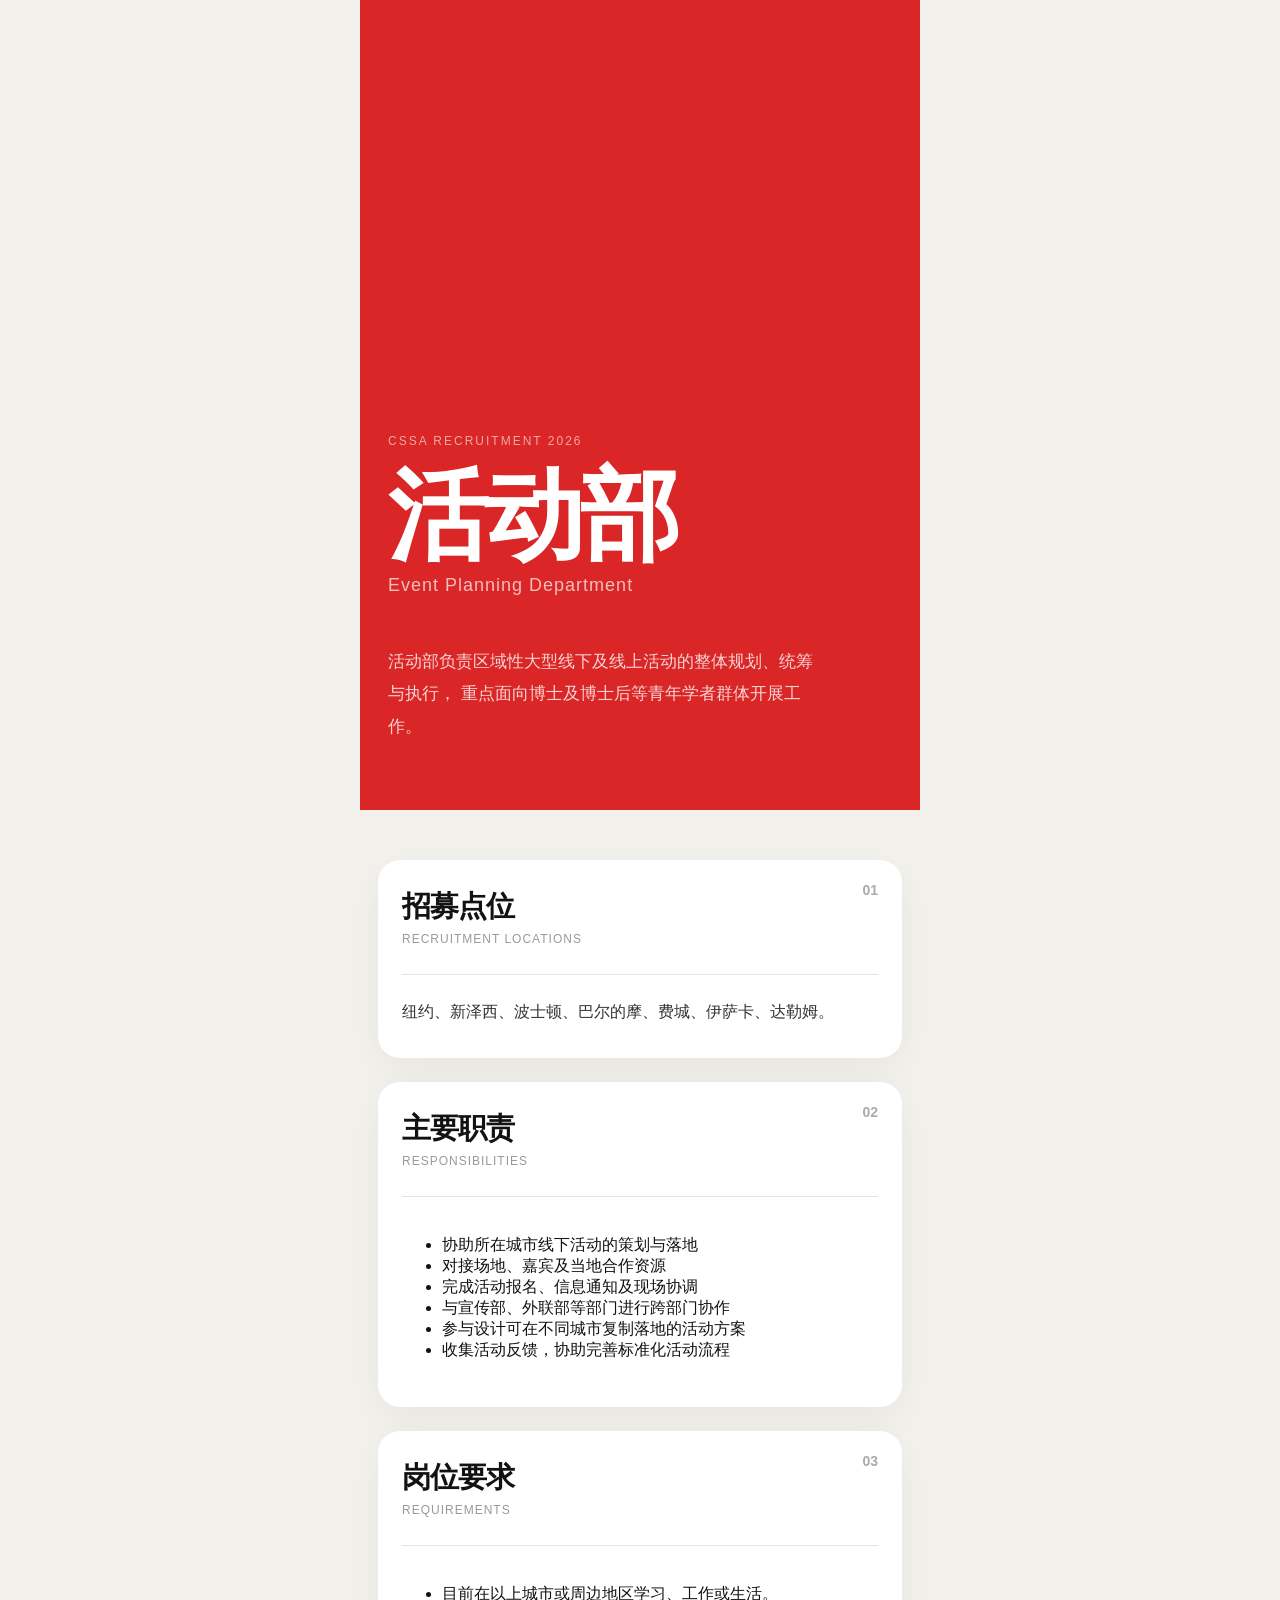
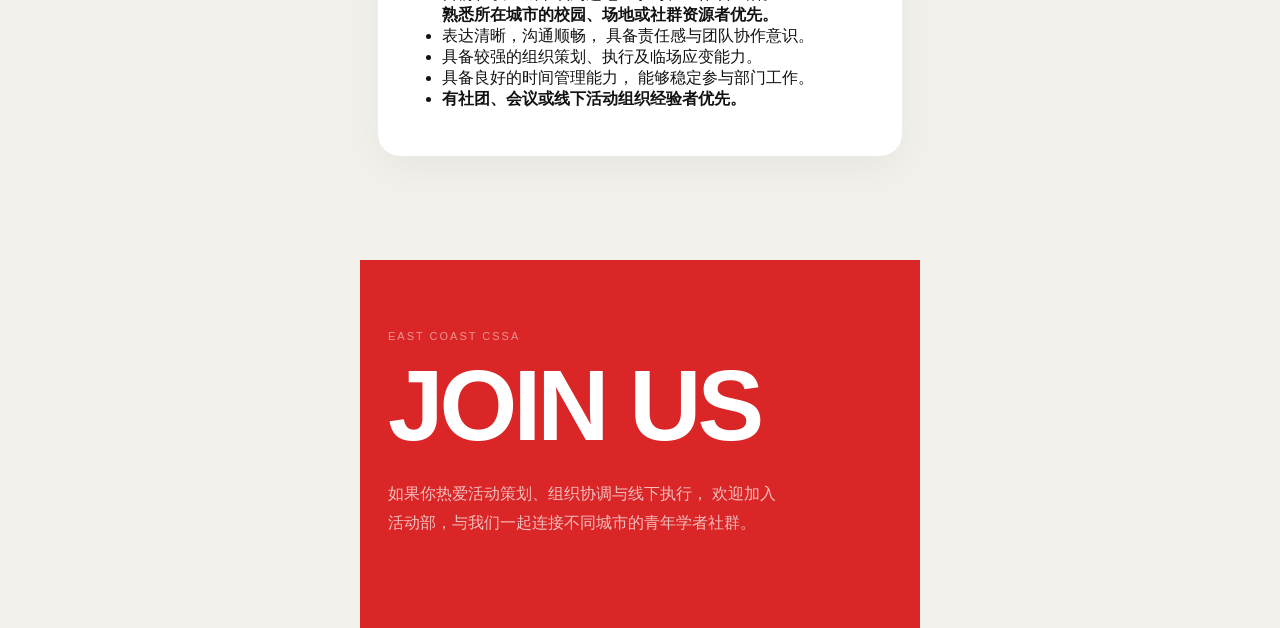
<file: ep/index.html>
<!DOCTYPE html>
<html lang="zh-CN">
<head>
  <meta charset="UTF-8">
  <meta name="viewport" content="width=device-width, initial-scale=1.0">

  <title>活动部招新 | CSSA</title>

  <link rel="stylesheet" href="style.css">
</head>

<body>

  <main class="page">

    <!-- HERO -->
    <section class="hero">

      <p class="eyebrow">CSSA RECRUITMENT 2026</p>

      <h1>活动部</h1>

      <h2>Event Planning Department</h2>

      <p class="intro">
        活动部负责区域性大型线下及线上活动的整体规划、统筹与执行，
        重点面向博士及博士后等青年学者群体开展工作。
      </p>

    </section>


    <!-- CONTENT -->
    <section class="groups">


      <!-- 01 招募点位 -->
      <article class="card">

        <div class="card-number">01</div>

        <h3>招募点位</h3>

        <p class="english-title">
          Recruitment Locations
        </p>

        <div class="content-block">

          <p>
            纽约、新泽西、波士顿、巴尔的摩、费城、伊萨卡、达勒姆。
          </p>

        </div>

      </article>



      <!-- 02 主要职责 -->
      <article class="card">

        <div class="card-number">02</div>

        <h3>主要职责</h3>

        <p class="english-title">
          Responsibilities
        </p>


        <div class="content-block">

          <ul class="responsibility-list">

            <li>
              协助所在城市线下活动的策划与落地
            </li>

            <li>
              对接场地、嘉宾及当地合作资源
            </li>

            <li>
              完成活动报名、信息通知及现场协调
            </li>

            <li>
              与宣传部、外联部等部门进行跨部门协作
            </li>

            <li>
              参与设计可在不同城市复制落地的活动方案
            </li>

            <li>
              收集活动反馈，协助完善标准化活动流程
            </li>

          </ul>

        </div>

      </article>



      <!-- 03 岗位要求 -->
      <article class="card">

        <div class="card-number">03</div>

        <h3>岗位要求</h3>

        <p class="english-title">
          Requirements
        </p>


        <div class="content-block">

          <ul class="responsibility-list">

            <li>
              目前在以上城市或周边地区学习、工作或生活。
              <br>
              <strong>
                熟悉所在城市的校园、场地或社群资源者优先。
              </strong>
            </li>

            <li>
              表达清晰，沟通顺畅，
              具备责任感与团队协作意识。
            </li>

            <li>
              具备较强的组织策划、执行及临场应变能力。
            </li>

            <li>
              具备良好的时间管理能力，
              能够稳定参与部门工作。
            </li>

            <li>
              <strong>
                有社团、会议或线下活动组织经验者优先。
              </strong>
            </li>

          </ul>

        </div>

      </article>


    </section>



    <!-- FOOTER -->
    <section class="footer">

      <p class="footer-small">
        EAST COAST CSSA
      </p>

      <h2>JOIN US</h2>

      <p>
        如果你热爱活动策划、组织协调与线下执行，
        欢迎加入活动部，与我们一起连接不同城市的青年学者社群。
      </p>

    </section>


  </main>

</body>
</html>
</file>
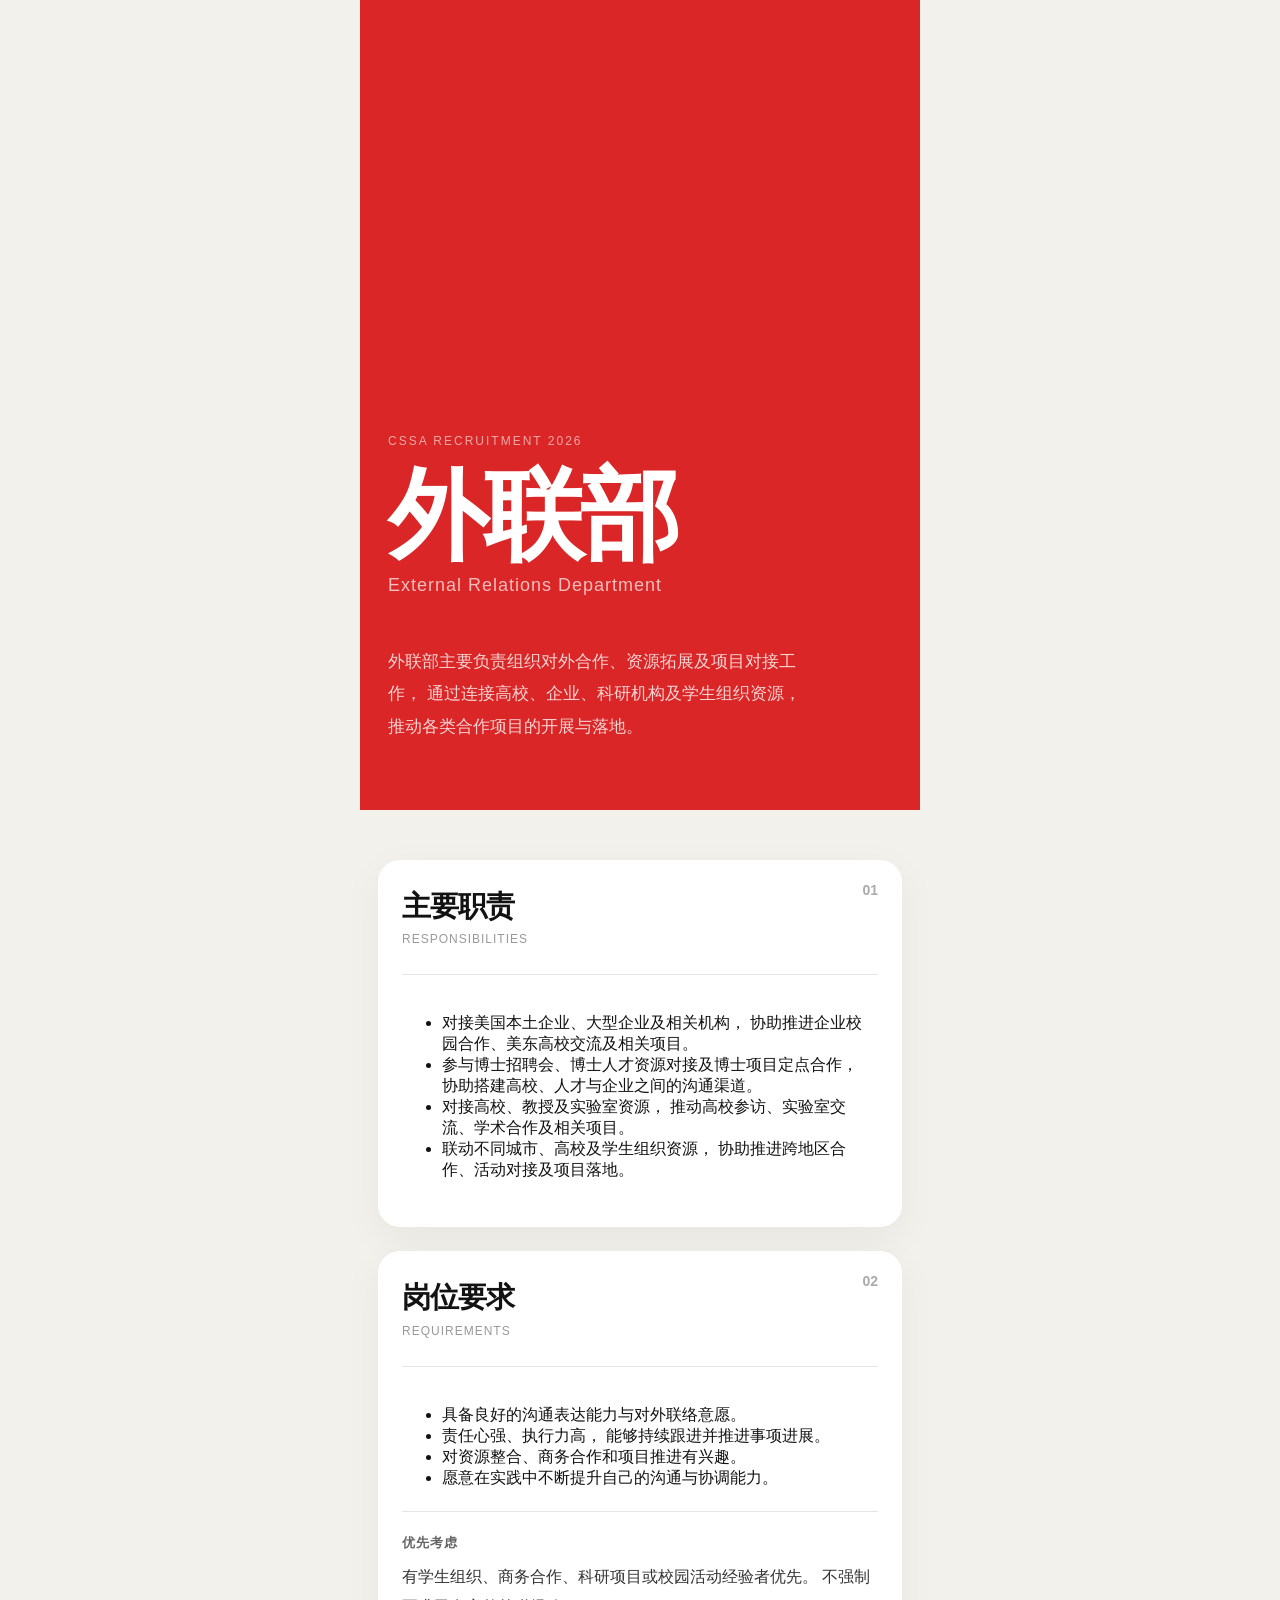
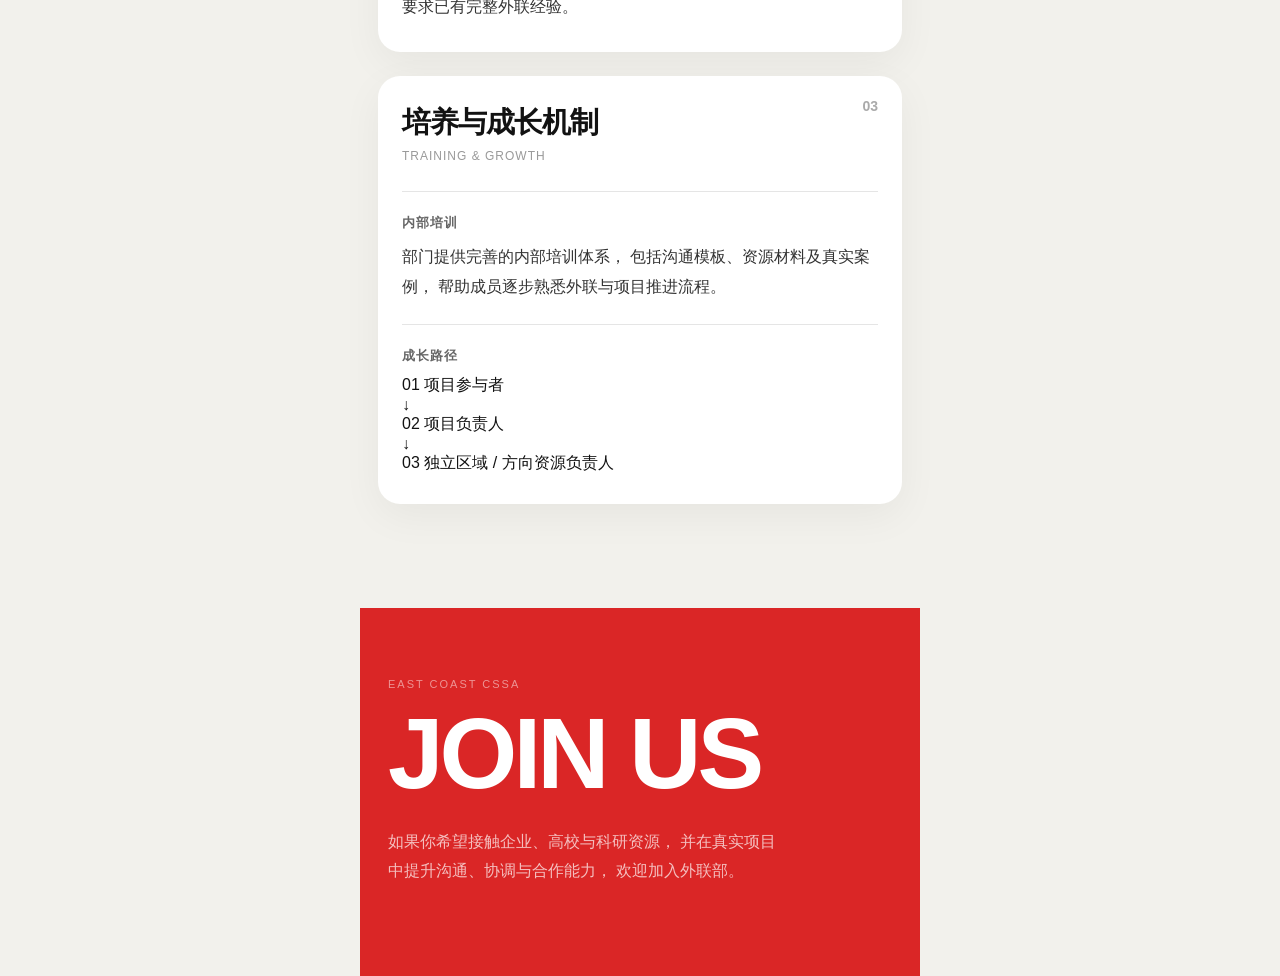
<file: er/index.html>
<!DOCTYPE html>
<html lang="zh-CN">
<head>
  <meta charset="UTF-8">
  <meta name="viewport" content="width=device-width, initial-scale=1.0">

  <title>外联部招新 | CSSA</title>

  <link rel="stylesheet" href="style.css">
</head>

<body>

  <main class="page">

    <!-- HERO -->
    <section class="hero">

      <p class="eyebrow">CSSA RECRUITMENT 2026</p>

      <h1>外联部</h1>

      <h2>External Relations Department</h2>

      <p class="intro">
        外联部主要负责组织对外合作、资源拓展及项目对接工作，
        通过连接高校、企业、科研机构及学生组织资源，
        推动各类合作项目的开展与落地。
      </p>

    </section>


    <!-- CONTENT -->
    <section class="groups">


      <!-- 01 主要职责 -->
      <article class="card">

        <div class="card-number">01</div>

        <h3>主要职责</h3>

        <p class="english-title">
          Responsibilities
        </p>

        <div class="content-block">

          <ul class="responsibility-list">

            <li>
              对接美国本土企业、大型企业及相关机构，
              协助推进企业校园合作、美东高校交流及相关项目。
            </li>

            <li>
              参与博士招聘会、博士人才资源对接及博士项目定点合作，
              协助搭建高校、人才与企业之间的沟通渠道。
            </li>

            <li>
              对接高校、教授及实验室资源，
              推动高校参访、实验室交流、学术合作及相关项目。
            </li>

            <li>
              联动不同城市、高校及学生组织资源，
              协助推进跨地区合作、活动对接及项目落地。
            </li>

          </ul>

        </div>

      </article>



      <!-- 02 岗位要求 -->
      <article class="card">

        <div class="card-number">02</div>

        <h3>岗位要求</h3>

        <p class="english-title">
          Requirements
        </p>

        <div class="content-block">

          <ul class="responsibility-list">

            <li>
              具备良好的沟通表达能力与对外联络意愿。
            </li>

            <li>
              责任心强、执行力高，
              能够持续跟进并推进事项进展。
            </li>

            <li>
              对资源整合、商务合作和项目推进有兴趣。
            </li>

            <li>
              愿意在实践中不断提升自己的沟通与协调能力。
            </li>

          </ul>

        </div>

        <div class="content-block">

          <h4>优先考虑</h4>

          <p>
            有学生组织、商务合作、科研项目或校园活动经验者优先。
            不强制要求已有完整外联经验。
          </p>

        </div>

      </article>



      <!-- 03 培养机制 -->
      <article class="card">

        <div class="card-number">03</div>

        <h3>培养与成长机制</h3>

        <p class="english-title">
          Training & Growth
        </p>

        <div class="content-block">

          <h4>内部培训</h4>

          <p>
            部门提供完善的内部培训体系，
            包括沟通模板、资源材料及真实案例，
            帮助成员逐步熟悉外联与项目推进流程。
          </p>

        </div>

        <div class="content-block">

          <h4>成长路径</h4>

          <div class="growth-path">

            <div class="growth-step">
              <span class="step-number">01</span>
              <span>项目参与者</span>
            </div>

            <div class="growth-arrow">↓</div>

            <div class="growth-step">
              <span class="step-number">02</span>
              <span>项目负责人</span>
            </div>

            <div class="growth-arrow">↓</div>

            <div class="growth-step">
              <span class="step-number">03</span>
              <span>独立区域 / 方向资源负责人</span>
            </div>

          </div>

        </div>

      </article>


    </section>



    <!-- FOOTER -->
    <section class="footer">

      <p class="footer-small">
        EAST COAST CSSA
      </p>

      <h2>JOIN US</h2>

      <p>
        如果你希望接触企业、高校与科研资源，
        并在真实项目中提升沟通、协调与合作能力，
        欢迎加入外联部。
      </p>

    </section>


  </main>

</body>
</html>
</file>
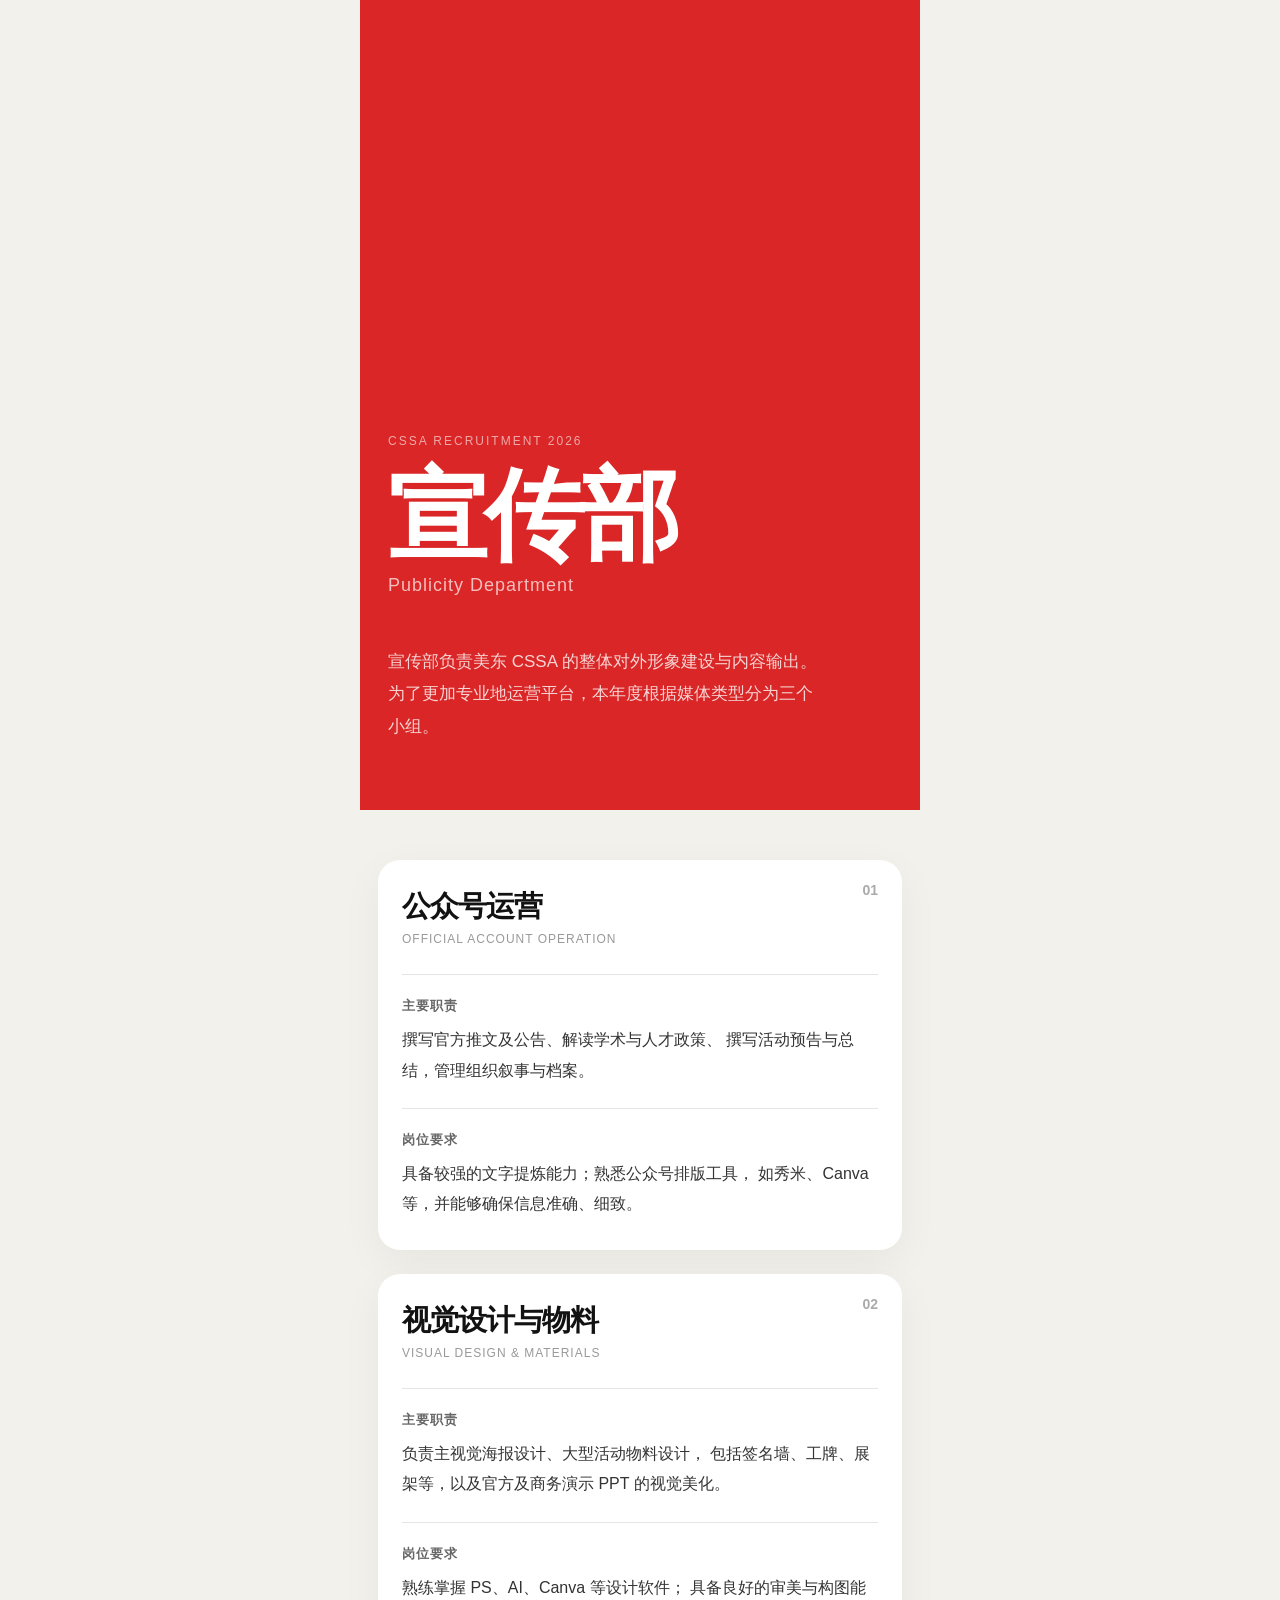
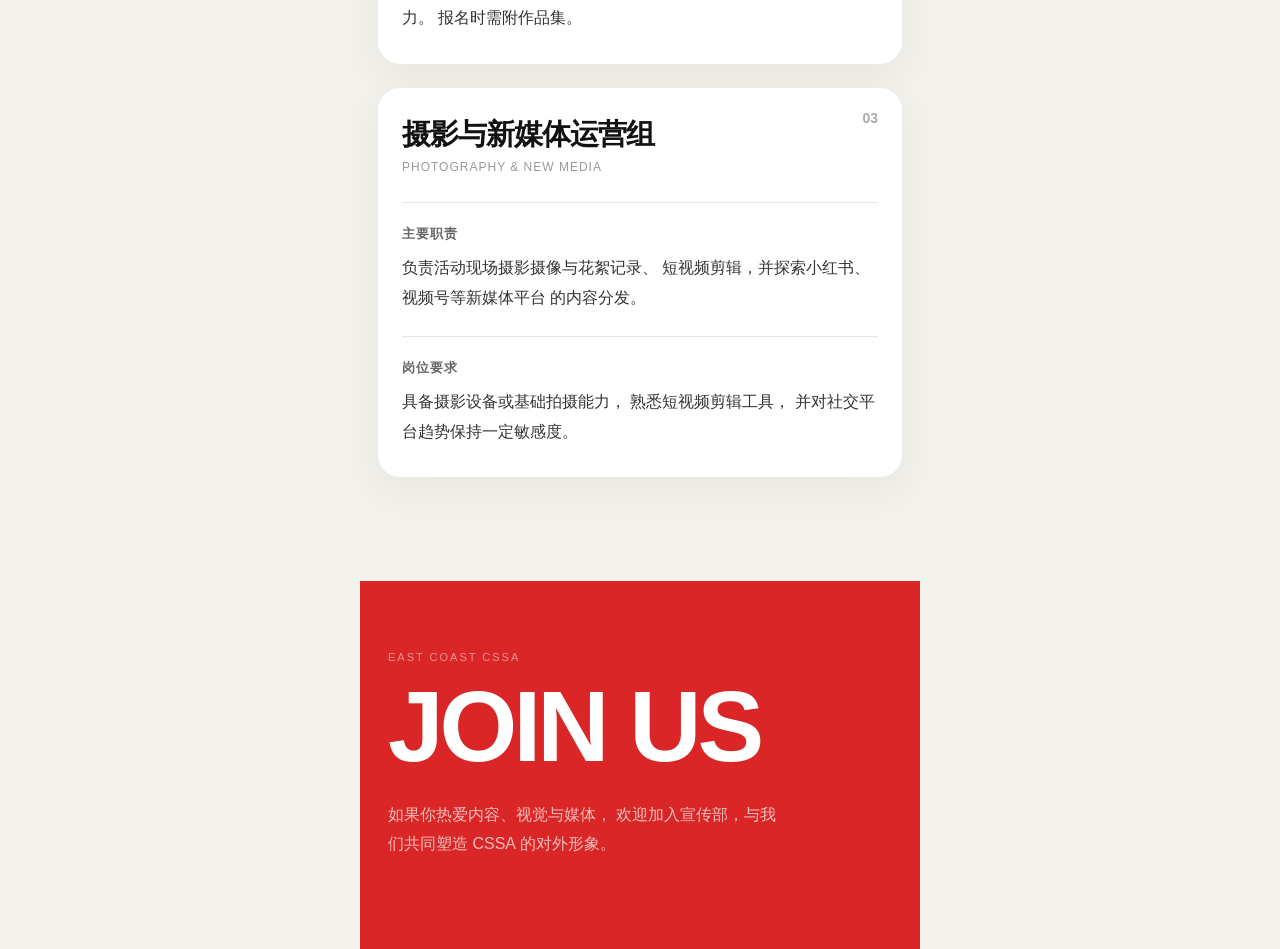
<file: pd/index.html>
<!DOCTYPE html>
<html lang="zh-CN">
<head>
  <meta charset="UTF-8">
  <meta name="viewport" content="width=device-width, initial-scale=1.0">
  <title>宣传部招新 | CSSA</title>
  <link rel="stylesheet" href="style.css">
</head>

<body>

  <main class="page">

    <section class="hero">
      <p class="eyebrow">CSSA RECRUITMENT 2026</p>
      <h1>宣传部</h1>
      <h2>Publicity Department</h2>

      <p class="intro">
        宣传部负责美东 CSSA 的整体对外形象建设与内容输出。
        为了更加专业地运营平台，本年度根据媒体类型分为三个小组。
      </p>
    </section>


    <section class="groups">

      <!-- 01 -->
      <article class="card">
        <div class="card-number">01</div>

        <h3>公众号运营</h3>
        <p class="english-title">Official Account Operation</p>

        <div class="content-block">
          <h4>主要职责</h4>
          <p>
            撰写官方推文及公告、解读学术与人才政策、
            撰写活动预告与总结，管理组织叙事与档案。
          </p>
        </div>

        <div class="content-block">
          <h4>岗位要求</h4>
          <p>
            具备较强的文字提炼能力；熟悉公众号排版工具，
            如秀米、Canva 等，并能够确保信息准确、细致。
          </p>
        </div>
      </article>


      <!-- 02 -->
      <article class="card">
        <div class="card-number">02</div>

        <h3>视觉设计与物料</h3>
        <p class="english-title">Visual Design & Materials</p>

        <div class="content-block">
          <h4>主要职责</h4>
          <p>
            负责主视觉海报设计、大型活动物料设计，
            包括签名墙、工牌、展架等，以及官方及商务演示
            PPT 的视觉美化。
          </p>
        </div>

        <div class="content-block">
          <h4>岗位要求</h4>
          <p>
            熟练掌握 PS、AI、Canva 等设计软件；
            具备良好的审美与构图能力。
            报名时需附作品集。
          </p>
        </div>
      </article>


      <!-- 03 -->
      <article class="card">
        <div class="card-number">03</div>

        <h3>摄影与新媒体运营组</h3>
        <p class="english-title">Photography & New Media</p>

        <div class="content-block">
          <h4>主要职责</h4>
          <p>
            负责活动现场摄影摄像与花絮记录、
            短视频剪辑，并探索小红书、视频号等新媒体平台
            的内容分发。
          </p>
        </div>

        <div class="content-block">
          <h4>岗位要求</h4>
          <p>
            具备摄影设备或基础拍摄能力，
            熟悉短视频剪辑工具，
            并对社交平台趋势保持一定敏感度。
          </p>
        </div>
      </article>

    </section>


    <section class="footer">
      <p class="footer-small">EAST COAST CSSA</p>
      <h2>JOIN US</h2>
      <p>
        如果你热爱内容、视觉与媒体，
        欢迎加入宣传部，与我们共同塑造 CSSA 的对外形象。
      </p>
    </section>

  </main>

</body>
</html>
</file>
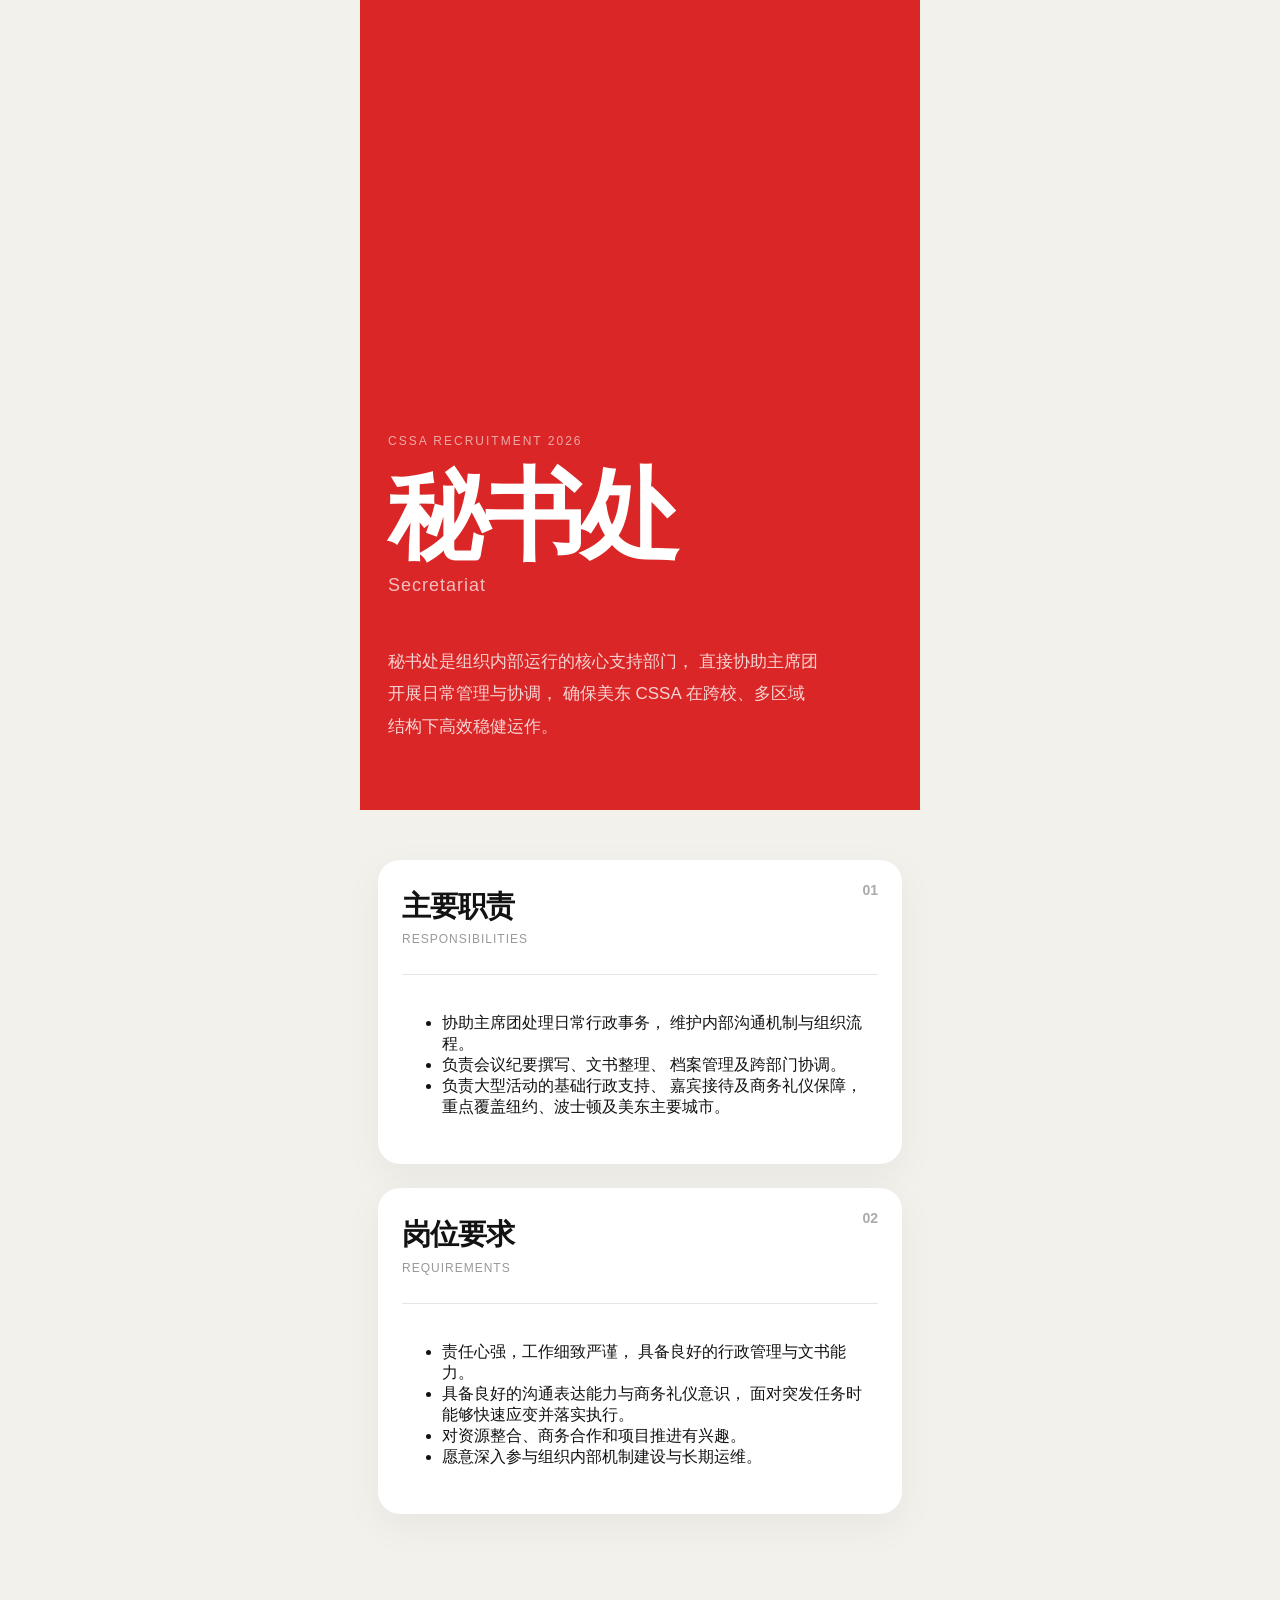
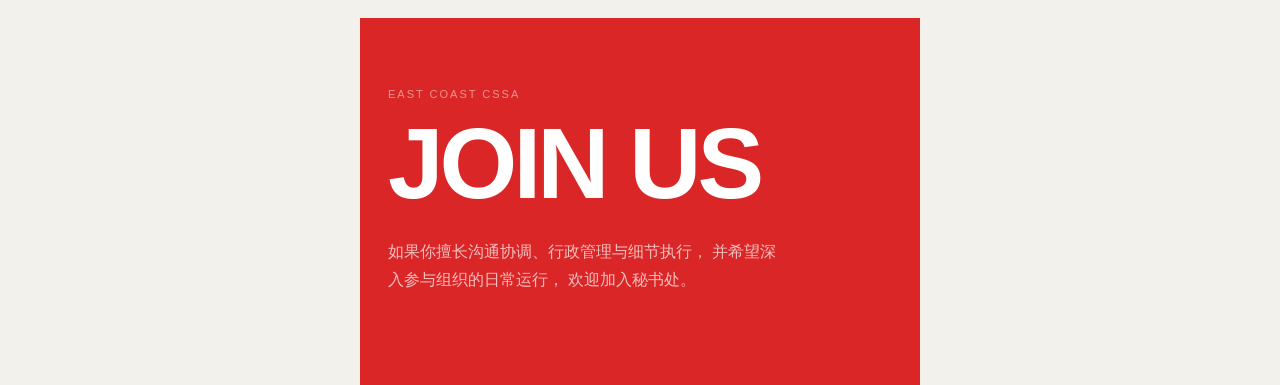
<file: secretariat/index.html>
<!DOCTYPE html>
<html lang="zh-CN">
<head>
  <meta charset="UTF-8">
  <meta name="viewport" content="width=device-width, initial-scale=1.0">

  <title>秘书处招新 | CSSA</title>

  <link rel="stylesheet" href="style.css">
</head>

<body>

  <main class="page">

    <!-- HERO -->
    <section class="hero">

      <p class="eyebrow">CSSA RECRUITMENT 2026</p>

      <h1>秘书处</h1>

      <h2>Secretariat</h2>

      <p class="intro">
        秘书处是组织内部运行的核心支持部门，
        直接协助主席团开展日常管理与协调，
        确保美东 CSSA 在跨校、多区域结构下高效稳健运作。
      </p>

    </section>


    <!-- CONTENT -->
    <section class="groups">


      <!-- 01 主要职责 -->
      <article class="card">

        <div class="card-number">01</div>

        <h3>主要职责</h3>

        <p class="english-title">
          Responsibilities
        </p>

        <div class="content-block">

          <ul class="responsibility-list">

            <li>
              协助主席团处理日常行政事务，
              维护内部沟通机制与组织流程。
            </li>

            <li>
              负责会议纪要撰写、文书整理、
              档案管理及跨部门协调。
            </li>

            <li>
              负责大型活动的基础行政支持、
              嘉宾接待及商务礼仪保障，
              重点覆盖纽约、波士顿及美东主要城市。
            </li>

          </ul>

        </div>

      </article>


      <!-- 02 岗位要求 -->
      <article class="card">

        <div class="card-number">02</div>

        <h3>岗位要求</h3>

        <p class="english-title">
          Requirements
        </p>

        <div class="content-block">

          <ul class="responsibility-list">

            <li>
              责任心强，工作细致严谨，
              具备良好的行政管理与文书能力。
            </li>

            <li>
              具备良好的沟通表达能力与商务礼仪意识，
              面对突发任务时能够快速应变并落实执行。
            </li>

            <li>
              对资源整合、商务合作和项目推进有兴趣。
            </li>

            <li>
              愿意深入参与组织内部机制建设与长期运维。
            </li>

          </ul>

        </div>

      </article>


    </section>


    <!-- FOOTER -->
    <section class="footer">

      <p class="footer-small">
        EAST COAST CSSA
      </p>

      <h2>JOIN US</h2>

      <p>
        如果你擅长沟通协调、行政管理与细节执行，
        并希望深入参与组织的日常运行，
        欢迎加入秘书处。
      </p>

    </section>


  </main>

</body>
</html>
</file>
<file: ep/style.css>
* {
  box-sizing: border-box;
}

html {
  scroll-behavior: smooth;
}

body {
  margin: 0;
  font-family:
    -apple-system,
    BlinkMacSystemFont,
    "Helvetica Neue",
    Arial,
    "PingFang SC",
    "Hiragino Sans GB",
    "Microsoft YaHei",
    sans-serif;

  background: #f2f1ec;
  color: #121212;
}


/* 整体页面 */

.page {
  width: 100%;
  max-width: 560px;
  margin: 0 auto;
}


/* 顶部 */

.hero {
  min-height: 90vh;
  padding: 72px 28px 50px;

  display: flex;
  flex-direction: column;
  justify-content: flex-end;

  background: #da2626;
  color: white;
}

.eyebrow {
  margin: 0 0 20px;
  font-size: 12px;
  letter-spacing: 2px;
  opacity: 0.6;
}

.hero h1 {
  margin: 0;
  font-size: clamp(58px, 18vw, 100px);
  line-height: 0.95;
  font-weight: 800;
  letter-spacing: -4px;
}

.hero h2 {
  margin: 12px 0 0;
  font-size: 18px;
  font-weight: 400;
  letter-spacing: 1px;
  opacity: 0.7;
}

.intro {
  margin-top: 50px;
  max-width: 430px;

  font-size: 17px;
  line-height: 1.9;
  color: rgba(255,255,255,0.8);
}


/* 卡片区域 */

.groups {
  padding: 50px 18px;
}

.card {
  position: relative;

  margin-bottom: 24px;
  padding: 28px 24px 30px;

  background: white;
  border-radius: 22px;

  box-shadow:
    0 12px 40px rgba(0,0,0,0.05);
}


/* 编号 */

.card-number {
  position: absolute;
  top: 22px;
  right: 24px;

  font-size: 14px;
  font-weight: 600;
  color: #aaa;
}


/* 卡片标题 */

.card h3 {
  margin: 0;
  padding-right: 50px;

  font-size: 29px;
  line-height: 1.25;
  letter-spacing: -1px;
}

.english-title {
  margin: 8px 0 28px;

  font-size: 12px;
  letter-spacing: 1px;
  text-transform: uppercase;

  color: #999;
}


/* 小标题 */

.content-block {
  padding-top: 22px;
  margin-top: 22px;

  border-top: 1px solid #e5e5e5;
}

.content-block h4 {
  margin: 0 0 10px;

  font-size: 13px;
  letter-spacing: 1px;
  color: #666;
}

.content-block p {
  margin: 0 0 18px 0;

  font-size: 16px;
  line-height: 1.9;

  color: #333;
}

.content-block p:last-child {
  margin-bottom: 0;
}


/* 底部 */

.footer {
  margin-top: 30px;
  padding: 70px 28px 90px;

  background: #da2626;
  color: white;
}

.footer-small {
  margin: 0 0 18px;

  font-size: 11px;
  letter-spacing: 2px;

  opacity: 0.5;
}

.footer h2 {
  margin: 0 0 30px;

  font-size: clamp(60px, 18vw, 100px);
  line-height: 0.9;
  letter-spacing: -4px;
}

.footer > p:last-child {
  max-width: 390px;

  margin: 0;

  font-size: 16px;
  line-height: 1.8;

  color: rgba(255,255,255,0.7);
}


/* 手机优化 */

@media (max-width: 420px) {

  .hero {
    padding-left: 22px;
    padding-right: 22px;
  }

  .groups {
    padding-left: 12px;
    padding-right: 12px;
  }

  .card {
    padding: 25px 20px 28px;
  }

  .card h3 {
    font-size: 26px;
  }

  .content-block p {
    font-size: 15px;
  }

}
</file>
<file: er/style.css>
* {
  box-sizing: border-box;
}

html {
  scroll-behavior: smooth;
}

body {
  margin: 0;
  font-family:
    -apple-system,
    BlinkMacSystemFont,
    "Helvetica Neue",
    Arial,
    "PingFang SC",
    "Hiragino Sans GB",
    "Microsoft YaHei",
    sans-serif;

  background: #f2f1ec;
  color: #121212;
}


/* 整体页面 */

.page {
  width: 100%;
  max-width: 560px;
  margin: 0 auto;
}


/* 顶部 */

.hero {
  min-height: 90vh;
  padding: 72px 28px 50px;

  display: flex;
  flex-direction: column;
  justify-content: flex-end;

  background: #da2626;
  color: white;
}

.eyebrow {
  margin: 0 0 20px;
  font-size: 12px;
  letter-spacing: 2px;
  opacity: 0.6;
}

.hero h1 {
  margin: 0;
  font-size: clamp(58px, 18vw, 100px);
  line-height: 0.95;
  font-weight: 800;
  letter-spacing: -4px;
}

.hero h2 {
  margin: 12px 0 0;
  font-size: 18px;
  font-weight: 400;
  letter-spacing: 1px;
  opacity: 0.7;
}

.intro {
  margin-top: 50px;
  max-width: 430px;

  font-size: 17px;
  line-height: 1.9;
  color: rgba(255,255,255,0.8);
}


/* 卡片区域 */

.groups {
  padding: 50px 18px;
}

.card {
  position: relative;

  margin-bottom: 24px;
  padding: 28px 24px 30px;

  background: white;
  border-radius: 22px;

  box-shadow:
    0 12px 40px rgba(0,0,0,0.05);
}


/* 编号 */

.card-number {
  position: absolute;
  top: 22px;
  right: 24px;

  font-size: 14px;
  font-weight: 600;
  color: #aaa;
}


/* 卡片标题 */

.card h3 {
  margin: 0;
  padding-right: 50px;

  font-size: 29px;
  line-height: 1.25;
  letter-spacing: -1px;
}

.english-title {
  margin: 8px 0 28px;

  font-size: 12px;
  letter-spacing: 1px;
  text-transform: uppercase;

  color: #999;
}


/* 小标题 */

.content-block {
  padding-top: 22px;
  margin-top: 22px;

  border-top: 1px solid #e5e5e5;
}

.content-block h4 {
  margin: 0 0 10px;

  font-size: 13px;
  letter-spacing: 1px;
  color: #666;
}

.content-block p {
  margin: 0 0 18px 0;

  font-size: 16px;
  line-height: 1.9;

  color: #333;
}

.content-block p:last-child {
  margin-bottom: 0;
}


/* 底部 */

.footer {
  margin-top: 30px;
  padding: 70px 28px 90px;

  background: #da2626;
  color: white;
}

.footer-small {
  margin: 0 0 18px;

  font-size: 11px;
  letter-spacing: 2px;

  opacity: 0.5;
}

.footer h2 {
  margin: 0 0 30px;

  font-size: clamp(60px, 18vw, 100px);
  line-height: 0.9;
  letter-spacing: -4px;
}

.footer > p:last-child {
  max-width: 390px;

  margin: 0;

  font-size: 16px;
  line-height: 1.8;

  color: rgba(255,255,255,0.7);
}


/* 手机优化 */

@media (max-width: 420px) {

  .hero {
    padding-left: 22px;
    padding-right: 22px;
  }

  .groups {
    padding-left: 12px;
    padding-right: 12px;
  }

  .card {
    padding: 25px 20px 28px;
  }

  .card h3 {
    font-size: 26px;
  }

  .content-block p {
    font-size: 15px;
  }

}
</file>
<file: pd/style.css>
* {
  box-sizing: border-box;
}

html {
  scroll-behavior: smooth;
}

body {
  margin: 0;
  font-family:
    -apple-system,
    BlinkMacSystemFont,
    "Helvetica Neue",
    Arial,
    "PingFang SC",
    "Hiragino Sans GB",
    "Microsoft YaHei",
    sans-serif;

  background: #f2f1ec;
  color: #121212;
}


/* 整体页面 */

.page {
  width: 100%;
  max-width: 560px;
  margin: 0 auto;
}


/* 顶部 */

.hero {
  min-height: 90vh;
  padding: 72px 28px 50px;

  display: flex;
  flex-direction: column;
  justify-content: flex-end;

  background: #da2626;
  color: white;
}

.eyebrow {
  margin: 0 0 20px;
  font-size: 12px;
  letter-spacing: 2px;
  opacity: 0.6;
}

.hero h1 {
  margin: 0;
  font-size: clamp(58px, 18vw, 100px);
  line-height: 0.95;
  font-weight: 800;
  letter-spacing: -4px;
}

.hero h2 {
  margin: 12px 0 0;
  font-size: 18px;
  font-weight: 400;
  letter-spacing: 1px;
  opacity: 0.7;
}

.intro {
  margin-top: 50px;
  max-width: 430px;

  font-size: 17px;
  line-height: 1.9;
  color: rgba(255,255,255,0.8);
}


/* 卡片区域 */

.groups {
  padding: 50px 18px;
}

.card {
  position: relative;

  margin-bottom: 24px;
  padding: 28px 24px 30px;

  background: white;
  border-radius: 22px;

  box-shadow:
    0 12px 40px rgba(0,0,0,0.05);
}


/* 编号 */

.card-number {
  position: absolute;
  top: 22px;
  right: 24px;

  font-size: 14px;
  font-weight: 600;
  color: #aaa;
}


/* 卡片标题 */

.card h3 {
  margin: 0;
  padding-right: 50px;

  font-size: 29px;
  line-height: 1.25;
  letter-spacing: -1px;
}

.english-title {
  margin: 8px 0 28px;

  font-size: 12px;
  letter-spacing: 1px;
  text-transform: uppercase;

  color: #999;
}


/* 小标题 */

.content-block {
  padding-top: 22px;
  margin-top: 22px;

  border-top: 1px solid #e5e5e5;
}

.content-block h4 {
  margin: 0 0 10px;

  font-size: 13px;
  letter-spacing: 1px;
  color: #666;
}

.content-block p {
  margin: 0 0 18px 0;

  font-size: 16px;
  line-height: 1.9;

  color: #333;
}

.content-block p:last-child {
  margin-bottom: 0;
}


/* 底部 */

.footer {
  margin-top: 30px;
  padding: 70px 28px 90px;

  background: #da2626;
  color: white;
}

.footer-small {
  margin: 0 0 18px;

  font-size: 11px;
  letter-spacing: 2px;

  opacity: 0.5;
}

.footer h2 {
  margin: 0 0 30px;

  font-size: clamp(60px, 18vw, 100px);
  line-height: 0.9;
  letter-spacing: -4px;
}

.footer > p:last-child {
  max-width: 390px;

  margin: 0;

  font-size: 16px;
  line-height: 1.8;

  color: rgba(255,255,255,0.7);
}


/* 手机优化 */

@media (max-width: 420px) {

  .hero {
    padding-left: 22px;
    padding-right: 22px;
  }

  .groups {
    padding-left: 12px;
    padding-right: 12px;
  }

  .card {
    padding: 25px 20px 28px;
  }

  .card h3 {
    font-size: 26px;
  }

  .content-block p {
    font-size: 15px;
  }

}
</file>
<file: secretariat/style.css>
* {
  box-sizing: border-box;
}

html {
  scroll-behavior: smooth;
}

body {
  margin: 0;
  font-family:
    -apple-system,
    BlinkMacSystemFont,
    "Helvetica Neue",
    Arial,
    "PingFang SC",
    "Hiragino Sans GB",
    "Microsoft YaHei",
    sans-serif;

  background: #f2f1ec;
  color: #121212;
}


/* 整体页面 */

.page {
  width: 100%;
  max-width: 560px;
  margin: 0 auto;
}


/* 顶部 */

.hero {
  min-height: 90vh;
  padding: 72px 28px 50px;

  display: flex;
  flex-direction: column;
  justify-content: flex-end;

  background: #da2626;
  color: white;
}

.eyebrow {
  margin: 0 0 20px;
  font-size: 12px;
  letter-spacing: 2px;
  opacity: 0.6;
}

.hero h1 {
  margin: 0;
  font-size: clamp(58px, 18vw, 100px);
  line-height: 0.95;
  font-weight: 800;
  letter-spacing: -4px;
}

.hero h2 {
  margin: 12px 0 0;
  font-size: 18px;
  font-weight: 400;
  letter-spacing: 1px;
  opacity: 0.7;
}

.intro {
  margin-top: 50px;
  max-width: 430px;

  font-size: 17px;
  line-height: 1.9;
  color: rgba(255,255,255,0.8);
}


/* 卡片区域 */

.groups {
  padding: 50px 18px;
}

.card {
  position: relative;

  margin-bottom: 24px;
  padding: 28px 24px 30px;

  background: white;
  border-radius: 22px;

  box-shadow:
    0 12px 40px rgba(0,0,0,0.05);
}


/* 编号 */

.card-number {
  position: absolute;
  top: 22px;
  right: 24px;

  font-size: 14px;
  font-weight: 600;
  color: #aaa;
}


/* 卡片标题 */

.card h3 {
  margin: 0;
  padding-right: 50px;

  font-size: 29px;
  line-height: 1.25;
  letter-spacing: -1px;
}

.english-title {
  margin: 8px 0 28px;

  font-size: 12px;
  letter-spacing: 1px;
  text-transform: uppercase;

  color: #999;
}


/* 小标题 */

.content-block {
  padding-top: 22px;
  margin-top: 22px;

  border-top: 1px solid #e5e5e5;
}

.content-block h4 {
  margin: 0 0 10px;

  font-size: 13px;
  letter-spacing: 1px;
  color: #666;
}

.content-block p {
  margin: 0 0 18px 0;

  font-size: 16px;
  line-height: 1.9;

  color: #333;
}

.content-block p:last-child {
  margin-bottom: 0;
}


/* 底部 */

.footer {
  margin-top: 30px;
  padding: 70px 28px 90px;

  background: #da2626;
  color: white;
}

.footer-small {
  margin: 0 0 18px;

  font-size: 11px;
  letter-spacing: 2px;

  opacity: 0.5;
}

.footer h2 {
  margin: 0 0 30px;

  font-size: clamp(60px, 18vw, 100px);
  line-height: 0.9;
  letter-spacing: -4px;
}

.footer > p:last-child {
  max-width: 390px;

  margin: 0;

  font-size: 16px;
  line-height: 1.8;

  color: rgba(255,255,255,0.7);
}


/* 手机优化 */

@media (max-width: 420px) {

  .hero {
    padding-left: 22px;
    padding-right: 22px;
  }

  .groups {
    padding-left: 12px;
    padding-right: 12px;
  }

  .card {
    padding: 25px 20px 28px;
  }

  .card h3 {
    font-size: 26px;
  }

  .content-block p {
    font-size: 15px;
  }

}
</file>
